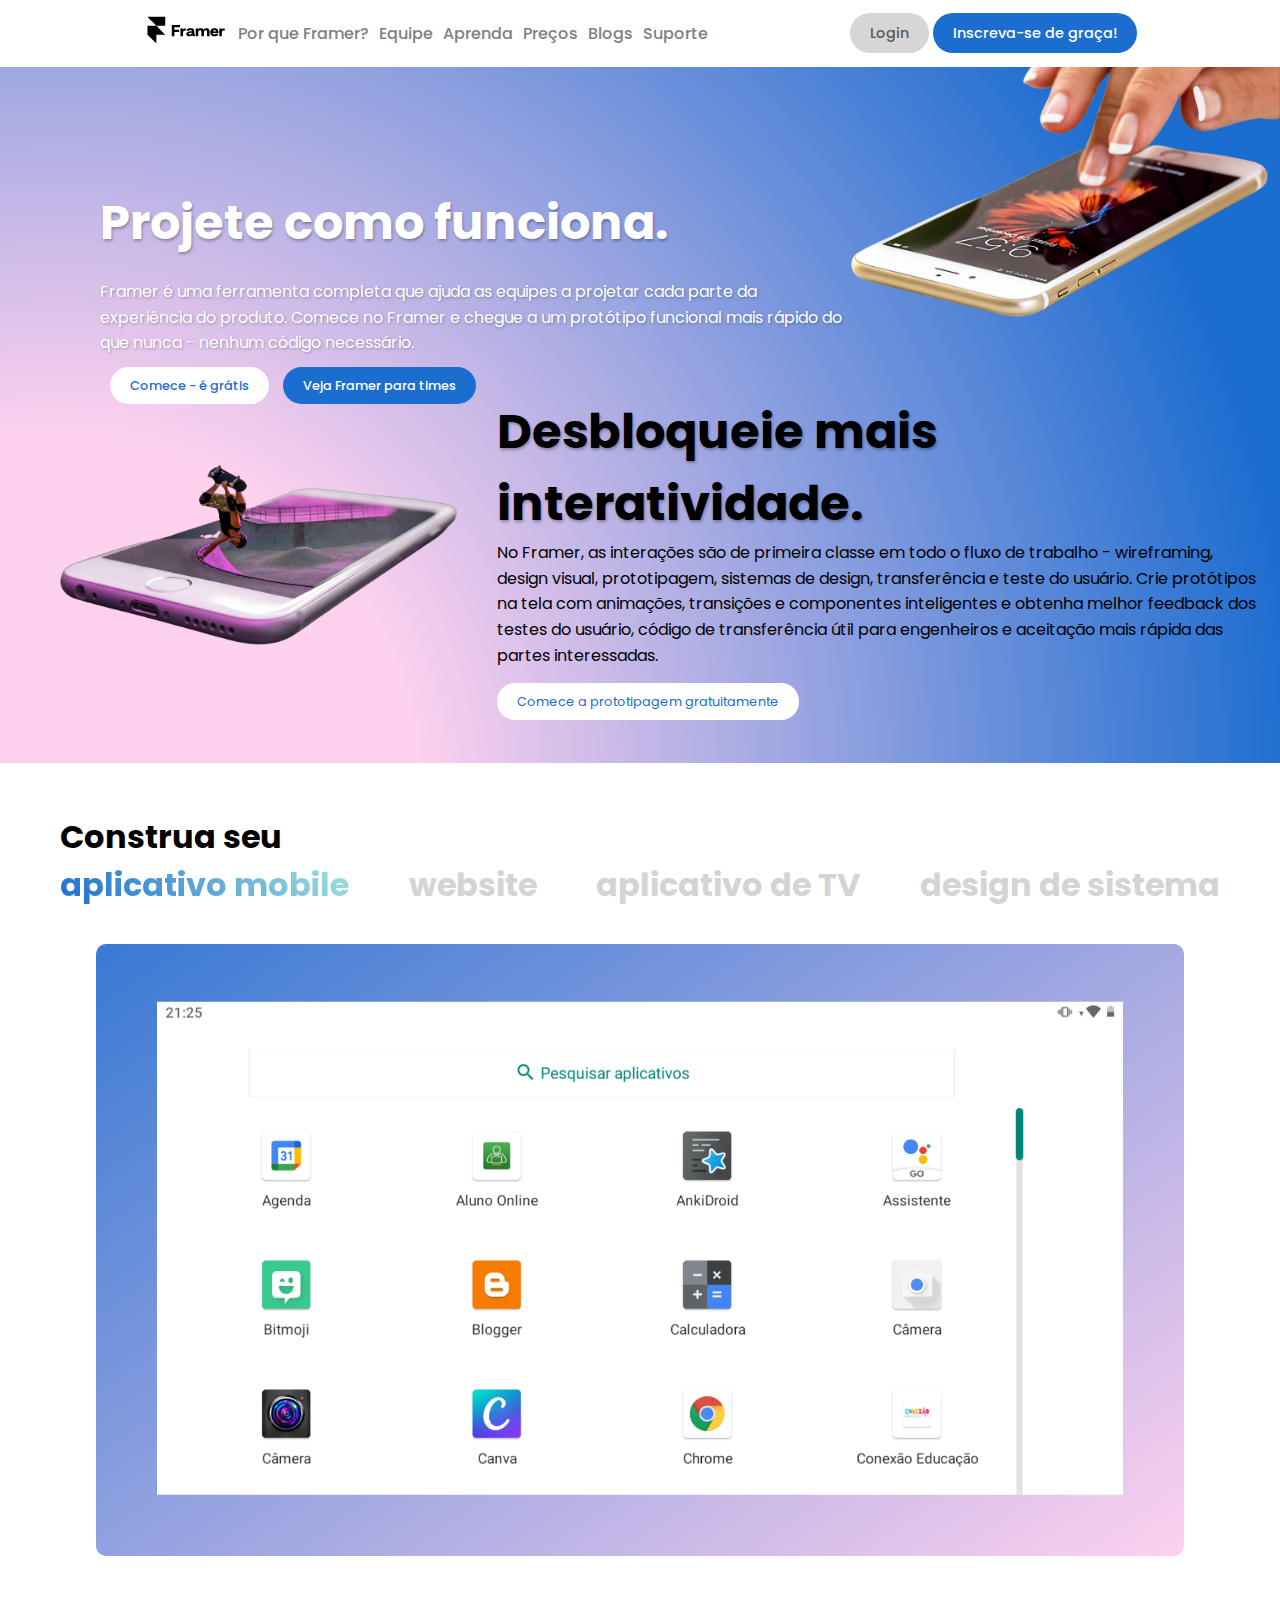
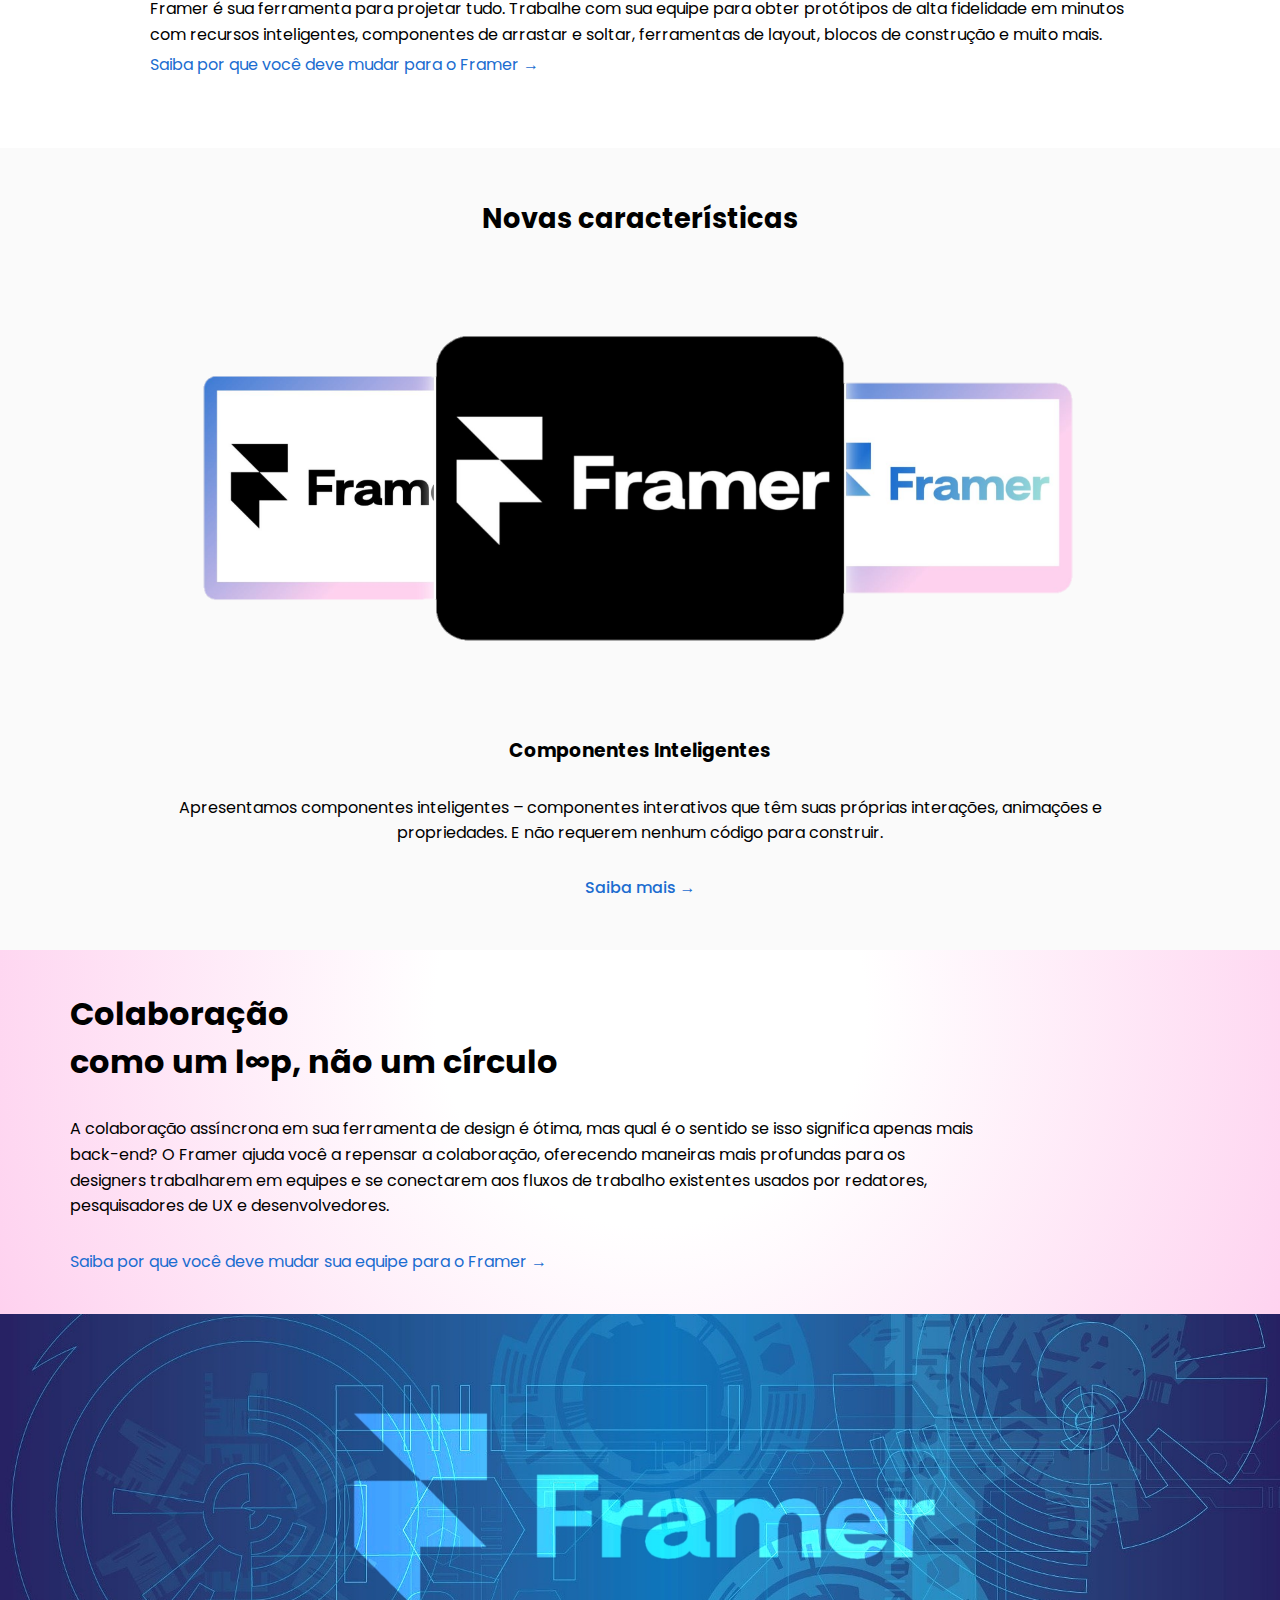
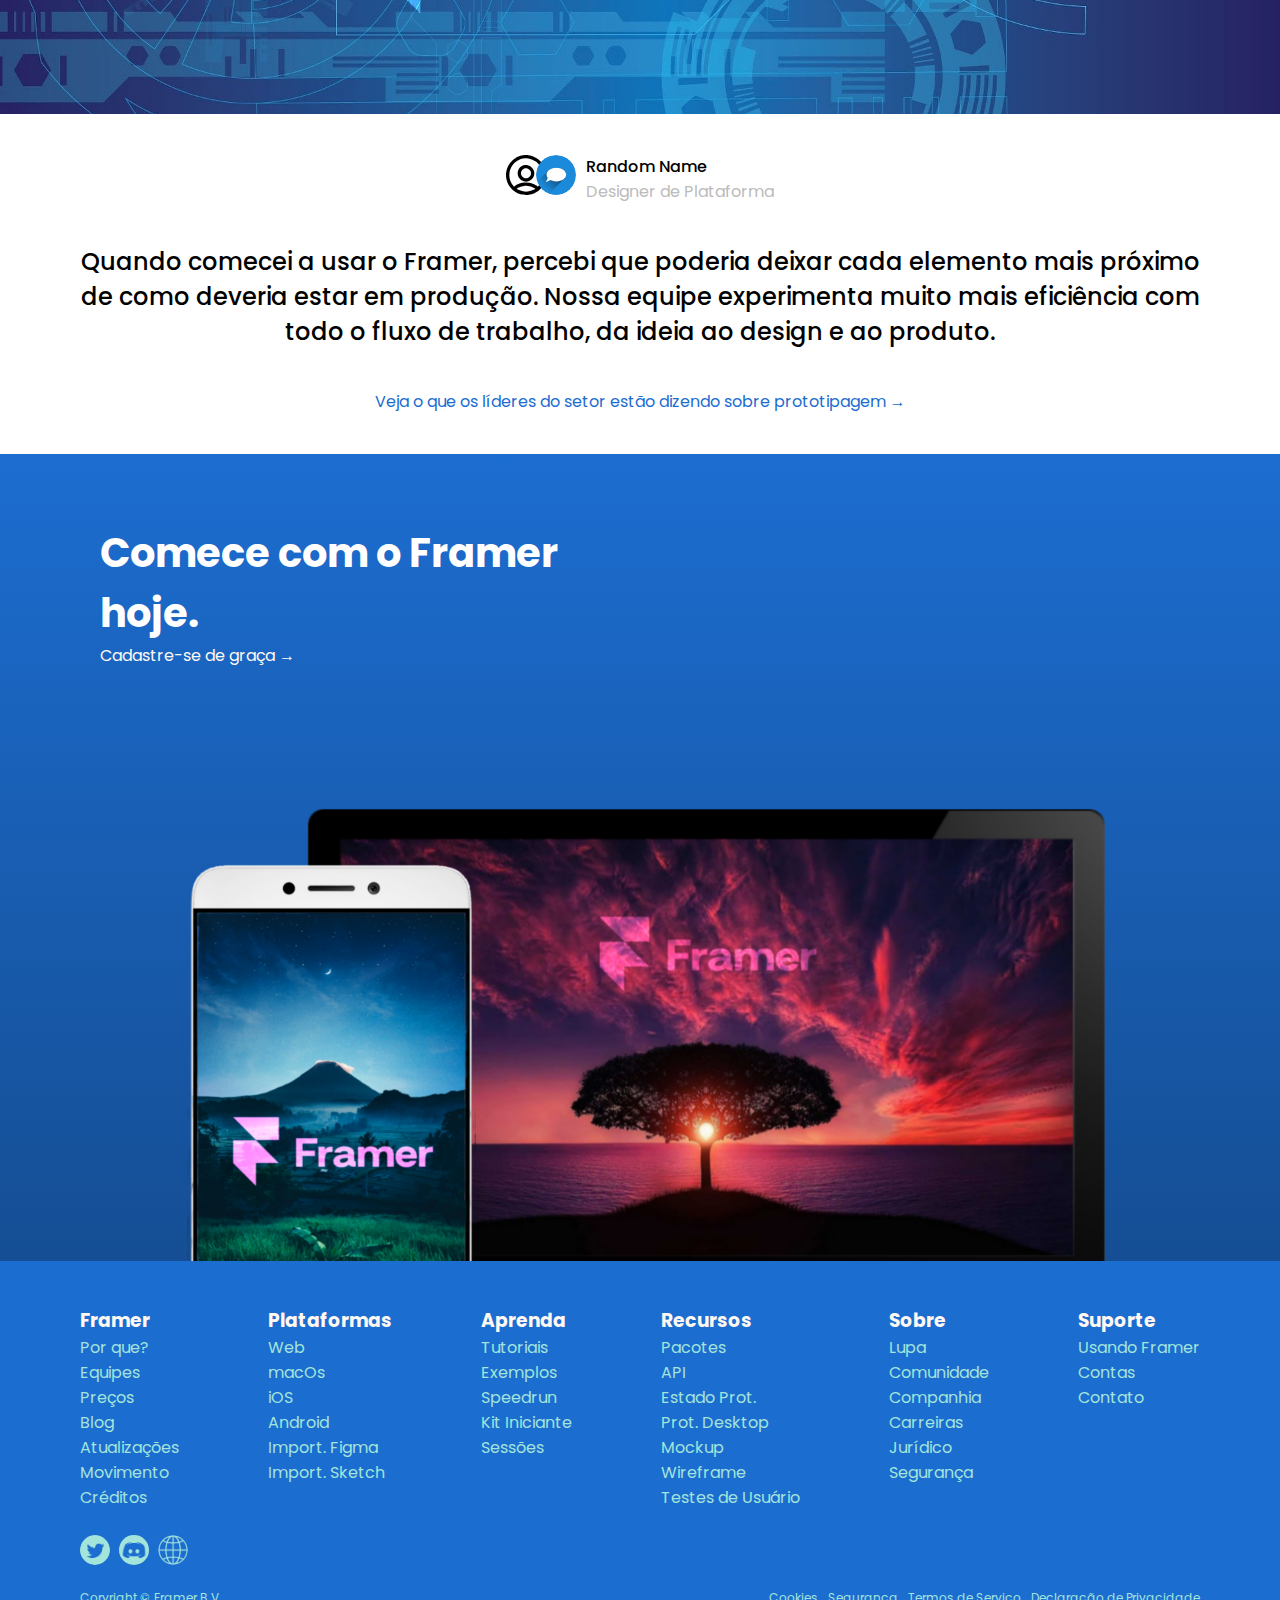
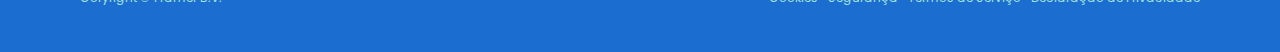
<file: index.html>
<!DOCTYPE html>
<html lang="pt-BR">
<head>
		<meta charset="UTF-8">
		<meta name="viewport" content="width=device-width, initial-scale=1.0">
		<link rel="stylesheet" href="estilos/estilo.css"></link>
		<title>DIY Framer — A Versão Português do Framer!</title>
</head>
<body>
		<header> 
			<nav>
					<ul>
							<li><a href="#"><img src="imagens/framer-logo.svg" alt="Logo Framer"></a></li>
							<li><a href="#" class="remove">Por que Framer?</a></li>
							<li><a href="#" class="mobile">Equipe</a></li>
							<li><a href="#" class="remove">Aprenda</a></li>
							<li><a href="#">Preços</a></li>
							<li><a href="#">Blogs</a></li>
							<li><a href="#">Suporte</a></li>
					</ul>
			</nav>
			<div class="botoes">
					<a href="#" class="botao-branco">Login</a>
					<a href="#" class="botao-azul mobile">Inscreva-se de graça!</a>
			</div>
		</header>
		<main>
				<section class="apresentacao">
						
						<article>
								<div class="parte1">
								<h1 id="hier1">Projete como funciona.</h1>
								<p>Framer é uma ferramenta completa que ajuda as equipes a projetar cada parte da experiência do produto. Comece no Framer e chegue a um protótipo funcional mais rápido do que nunca - nenhum código necessário.</p>
								<div class="botoes">
								<a href="#" class="botao-branco">Comece - é grátis</a>
								<a href="#" class="botao-azul remove">Veja Framer para times</a>
								</div>
								</div>
						
						<img src="imagens/app.png" alt="">
						</article>
						<div class="parte2">
								<img src="imagens/smartphone.png" alt="">
								<div class="texto">
										<h1>Desbloqueie mais interatividade.</h1>
										<p>No Framer, as interações são de primeira classe em todo o fluxo de trabalho - wireframing, design visual, prototipagem, sistemas de design, transferência e teste do usuário. Crie protótipos na tela com animações, transições e componentes inteligentes e obtenha melhor feedback dos testes do usuário, código de transferência útil para engenheiros e aceitação mais rápida das partes interessadas.</p>
										<a href="#" class="botao-branco">Comece a prototipagem gratuitamente</a>
								</div>
						</div>
				</section>
				<section class="print">
						<ul>
								<li><h1>Construa seu <br><span>aplicativo mobile</span></h1></li>
								<li><h1>website</h1></li>
								<li class="mobile"><h1>aplicativo de TV</h1></li>
								<li class="remove"><h1>design de sistema</h1></li>
						</ul>
						<picture>
								<source media="(max-width: 750px)" srcset="imagens/screenshot-m.png">
								<img src="imagens/screenshot.png" alt="Screenshot">
						</picture>
						<p>Framer é sua ferramenta para projetar tudo. Trabalhe com sua equipe para obter protótipos de alta fidelidade em minutos com recursos inteligentes, componentes de arrastar e soltar, ferramentas de layout, blocos de construção e muito mais.</p>
						<a href="#">Saiba por que você deve mudar para o Framer &rarr;</a>
				</section>
				<section class="novas-caracteristicas">
						<h2>Novas características</h2>
						<picture>
								<source media="(max-width: 750px)" srcset="imagens/caracteristicas-p.png">
										<source media="(max-width: 1050px)" srcset="imagens/caracteristicas-m.png">
												<img src="imagens/caracteristicas.png" alt="Foto Demonstrativa">
						</picture>
						<h3>Componentes Inteligentes</h3>
						<p>Apresentamos componentes inteligentes – componentes interativos que têm suas próprias interações, animações e propriedades. E não requerem nenhum código para construir.</p>
						<a href="#">Saiba mais &rarr;</a>
				</section>
				<section class="colaboracao">
						<h2>Colaboração <br>como um l∞p, não um círculo</h2>
						<p>A colaboração assíncrona em sua ferramenta de design é ótima, mas qual é o sentido se isso significa apenas mais back-end? O Framer ajuda você a repensar a colaboração, oferecendo maneiras mais profundas para os designers trabalharem em equipes e se conectarem aos fluxos de trabalho existentes usados por redatores, pesquisadores de UX e desenvolvedores.</p>
						<a href="#">Saiba por que você deve mudar sua equipe para o Framer &rarr;</a>
				</section>
				<section class="foto">
						
				</section>
				<section class="comentario">
						<div class="person">
								<div class="favicons">
										<img src="favicons/user.svg" alt="Foto do usuário">
										<img src="favicons/comment.svg" alt="Ícone de comentário">
								</div>
								<div class="name">
										<p>Random Name</p>
										<p>Designer de Plataforma</p>
								</div>
						</div>
						<p>Quando comecei a usar o Framer, percebi que poderia deixar cada elemento mais próximo de como deveria estar em produção. Nossa equipe experimenta muito mais eficiência com todo o fluxo de trabalho, da ideia ao design e ao produto.</p>
						<a href="#">Veja o que os líderes do setor estão dizendo sobre prototipagem &rarr;</a>
				</section>
				<section class="cadastre-se">
					<div class="letters">
						<h2>Comece com o Framer hoje.</h2>
						<a href="#">Cadastre-se de graça &rarr;</a>
					</div>
					<div class="photo">
						<img src="imagens/mobile.png" alt="">
					</div>
				</section>
				<footer>
					<div class="rodape">
						<div class="column">
							<h3>Framer</h3>
							<a href="#">Por que?</a>
							<a href="#">Equipes</a>
							<a href="#">Preços</a>
							<a href="#">Blog</a>
							<a href="#">Atualizações</a>
							<a href="#">Movimento</a>
							<a href="credits.html">Créditos</a>
						</div>
						<div class="column">
							<h3>Plataformas</h3>
							<a href="#">Web</a>
							<a href="#">macOs</a>
							<a href="#">iOS</a>
							<a href="#">Android</a>
							<a href="#">Import. Figma</a>
							<a href="#">Import. Sketch</a>
						</div>
						<div class="column">
							<h3>Aprenda</h3>
							<a href="#">Tutoriais</a>
							<a href="#">Exemplos</a>
							<a href="#">Speedrun</a>
							<a href="#">Kit Iniciante</a>
							<a href="#">Sessões</a>
						</div>
						<div class="column mobile">
							<h3>Recursos</h3>
							<a href="#">Pacotes</a>
							<a href="#">API</a>
							<a href="#">Estado Prot.</a>
							<a href="#">Prot. Desktop</a>
							<a href="#">Mockup</a>
							<a href="#">Wireframe</a>
							<a href="#">Testes de Usuário</a>
						</div>
						<div class="column remove">
							<h3>Sobre</h3>
							<a href="#">Lupa</a>
							<a href="#">Comunidade</a>
							<a href="#">Companhia</a>
							<a href="#">Carreiras</a>
							<a href="#">Jurídico</a>
							<a href="#">Segurança</a>
						</div>
						<div class="column mobile">
							<h3>Suporte</h3>
							<a href="#">Usando Framer</a>
							<a href="#">Contas</a>
							<a href="#">Contato</a>
						</div>
					</div>
					<div class="flaticons">
						<a href="#">
							<img src="favicons/twitter.png" alt="Logo Twitter">
						</a>
						<a href="#">
							<img src="favicons/discordia.png" alt="Logo Discord App">
						</a>
						<a href="#">
							<img src="favicons/internet.png" alt="SVG Internet">
						</a>
					</div>
					<div class="text">
						<p>Coryright © Framer B.V.</p>
						<ul>
							<li><a href="#">Cookies</a></li>
							<li class="remove"><a href="#">Segurança</a></li>
							<li><a href="#">Termos de Serviço</a></li>
							<li><a href="#">Declaração de Privacidade</a></li>
						</ul>
					</div>
				</footer>
		</main>
</body>
</html>
</file>
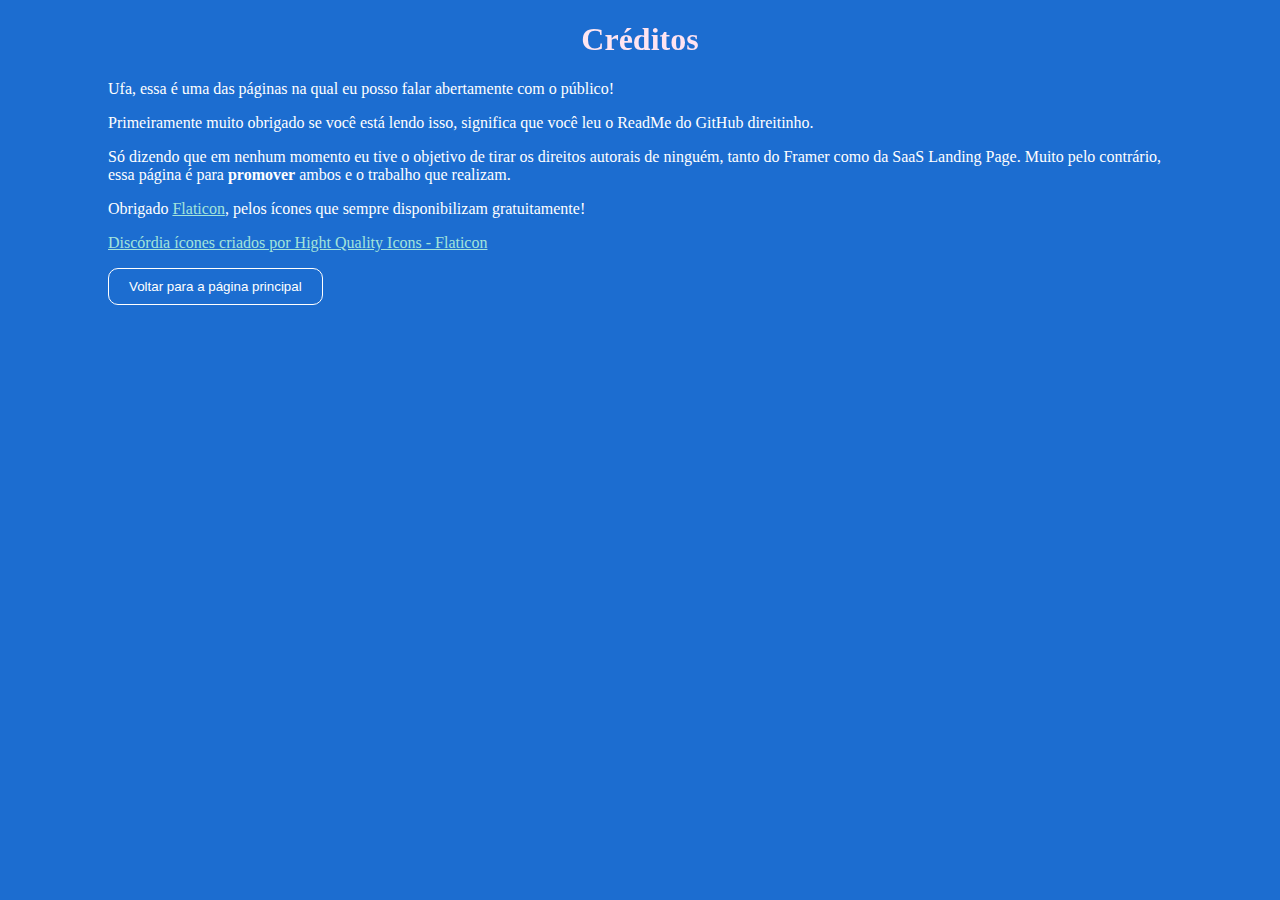
<file: credits.html>
<!DOCTYPE html>
<html lang="pt-BR">
<head>
	<meta charset="UTF-8">
	<meta name="viewport" content="width=device-width, initial-scale=1.0">
	<title>DIY Framer — Créditos</title>
	<link rel="stylesheet" href="estilos/style.css"></link>
</head>
<body>
	<h1>Créditos</h1>
	<p>Ufa, essa é uma das páginas na qual eu posso falar abertamente com o público!</p>
	<p>Primeiramente muito obrigado se você está lendo isso, significa que você leu o ReadMe do GitHub direitinho.</p>
	<p>Só dizendo que em nenhum momento eu tive o objetivo de tirar os direitos autorais de ninguém, tanto do Framer como da SaaS Landing Page. Muito pelo contrário, essa página é para <strong>promover</strong> ambos e o trabalho que realizam.</p>
	<p>Obrigado <a href="https://www.flaticon.com/br/">Flaticon</a>, pelos ícones que sempre disponibilizam gratuitamente!</p>
	<p><a href="https://www.flaticon.com/br/icones-gratis/discordia" title="discórdia ícones">Discórdia ícones criados por Hight Quality Icons - Flaticon</a></p>
	<a href="index.html">
		<button>Voltar para a página principal</button>
	</a>
</body>
</html>
</file>
<file: estilos/estilo.css>
@charset 'UTF-8';

@import url('https://fonts.googleapis.com/css2?family=Poppins:ital,wght@0,100;0,200;0,300;0,400;0,500;0,600;0,700;0,800;0,900;1,100;1,200;1,300;1,400;1,500;1,600;1,700;1,800;1,900&display=swap'); 

@font-face  {
		font-family: 'Britanica Heavy';
		src: url('../fontes/britanica-heavy.ttf');
		font-size: normal;
		font-weight: normal;
		format: truetype;
}

:root {
		--cor1: #FFF8F3; /* Quase branco */
		--cor2: #A3E4DB; /* Ciano */
		--cor3: #1C6DD0; /* Azul */
		--cor4: #FED1EF; /* Rosa */
		
		--fonte-titulos: 'Britanica Heavy', sans-serif;
		--fonte-textos: 'Poppins', serif;
}

* {
		box-sizing: border-box;
		margin: 0;
		padding: 0;
		animation-duration: 1.7s;
		animation-iteration-count: 1;
		animation-name: fadein;
}

a:hover {
	transition-duration: .7s;
}

@keyframes fadein {
		from {
				margin-top: 40px;
				opacity: 0%;
		} to {
				margin-top: 0px;
				opacity: 100%;
		}
}

header {
		display: flex;
		justify-content: space-evenly;
		padding: 15px 0px;
		align-items: center;
}

nav > ul {
		list-style-type: none;
		display: flex;
		gap: 0px 10px;
		align-items: center;
}

nav > ul li > a {
		text-decoration: none;
		color: gray;
		font-family: var(--fonte-textos);
		font-weight: 500;
}

nav > ul li > a:hover {
		color: black;
		transition-duration: 1s;
}

nav > ul li > a > img {
		height: 30px;
}

.botoes > a {
		padding: 10px 20px;
		font-family: var(--fonte-textos);
		border-radius: 25px;
		font-weight: 500;
		text-decoration: none;
		font-size: 0.9em;
}

a.botao-branco {
		color: #595959;
		background-color: #d6d6d6;
}

a.botao-branco:hover {
		background-color: var(--cor3);
		color: white;
}

.botoes > a.botao-azul {
		background-color: var(--cor3);
		color: white;
}

.botoes > a.botao-azul:hover {
		background-color: #d6d6d6;
		color: #595959;
}

section.apresentacao {
		background-image: radial-gradient(circle at 4.55% 104.17%, var(--cor4) 0, var(--cor4) 12.5%, var(--cor4) 25%, var(--cor3) 87.5%, var(--cor3) 100%);
		display: flex;
		justify-content: space-between;
		flex-direction: column;
		color: white;
}

section.apresentacao article {
		display: flex;
}

section.apresentacao article div.parte1 {
		margin: 120px 0px 0px 100px;
}

section.apresentacao article h1 {
		font-family: var(--fonte-textos); 
		font-size: 3em;
		text-shadow: 1px 2px 3px rgba(0, 0, 0, 0.3);
}

section.apresentacao article p {
		padding: 20px 0px;
		text-shadow: 1px 1px 3px rgba(0, 0, 0, 0.3);
}

section.apresentacao article p, section.apresentacao article a {
		font-family: var(--fonte-textos);
		line-height: 1.6;
}

section.apresentacao article a {
		font-size: 0.8em;
		margin-left: 10px;
}

section.apresentacao article a.botao-branco {
		background-color: white;
		color: var(--cor3);
}

section.apresentacao article a.botao-branco:hover {
	background-color: var(--cor3);
	color: white;
}

section.apresentacao article a.botao-azul:hover {
		background-color: white;
}

section.apresentacao article img {
		height: 250px;
}

div.parte2 {
		display: flex;
		justify-content: space-between;
		align-items: center;
		font-family: var(--fonte-textos);
		color: black;
		padding: 0px 20px 50px 0;
}

div.parte2 h1 {
		font-size: 3em;
		text-shadow: 1px 2px 3px rgba(0, 0, 0, 0.3);
}

div.parte2 p {
		line-height: 1.6;
		padding-bottom: 20px;
}

div.parte2 img {
		height: 180px;
		margin: 0px 40px 0px 60px;
}

div.parte2 a {
		background-color: white;
		color: var(--cor3);
		padding: 10px 20px;
		border-radius: 18px;
		font-size: 0.8em;
		text-decoration: none; 
}

section.print {
		padding-bottom: 70px;
}

section.print > ul {
		display: flex;
		justify-content: space-evenly;
		list-style-type: none;
		align-items: flex-end;
		padding-top: 50px;
}

section.print > ul > li:first-child > h1 {
		color: black;
}

li span {
		background-image: linear-gradient(45deg, var(--cor3), var(--cor2));
		background-clip: text;
		-webkit-background-clip: text;
		-webkit-text-fill-color: transparent;
}

li > h1 {
		color: #d4d4d4;
		font-family: var(--fonte-textos);
}

.print picture img {
		width: 85%;
		display: block;
		margin: 35px auto;
		border-radius: 10px;
}

section.print p, section.print a {
		font-family: var(--fonte-textos);
		padding: 5px 150px;
		font-weight: 400;
		line-height: 1.6;
}

.print a {
		color: var(--cor3);
		text-decoration: none;
}

.print a:hover {
		color: var(--cor2);
}

.novas-caracteristicas {
		font-family: var(--fonte-textos);
		text-align: center;
		font-weight: 500;
		background-color: #fafafa;
		padding: 50px 0px;
}

.novas-caracteristicas h2 {
		font-size: 1.7em;
}

.novas-caracteristicas img {
		width: 75%;
		display: block;
		margin: auto;
}

.novas-caracteristicas p {
		margin: 30px 150px;
		font-weight: normal;
}

.novas-caracteristicas a {
		color: var(--cor3);
		text-decoration: none;
}

.novas-caracteristicas a:hover {
		color: var(--cor2);
}

.colaboracao {
		background-image: radial-gradient(circle at 50.8% 16.74%, white 30%, var(--cor4) 100%, var(--cor2) 100%);
		font-family: var(--fonte-textos);
		padding: 40px 300px 40px 70px;
}

.colaboracao h2 {
		font-size: 2em;
}

.colaboracao p {
		margin: 30px 0px;
		line-height: 1.6;
}

.colaboracao a {
		color: var(--cor3);
		text-decoration: none;
}

.colaboracao a:hover {
		text-decoration: underline;
}

section.foto {
		background: var(--cor2) url("../imagens/overlay.jpg") center center no-repeat scroll;
		background-size: cover;
		height: 400px;
}

.comentario {
		text-align: center; 
		margin: auto;
		display: flex;
		flex-direction: column;
		justify-content: center;
		font-family: var(--fonte-textos);
		padding: 40px 80px;
}

.comentario > div.person {
		display: flex;
		align-items: center; 
		justify-content: center;
}

div.favicons img {
		width: 40px;
}

div.favicons img:last-child {
	margin: 0px 10px 0px -14px;
}

div.name {
		text-align: left;
}

div.name > p:first-child {
		font-weight: 500;
}

div.name > p:last-child {
		color: #bbb;
}

.comentario > p {
	font-weight: 500;
	font-size: 1.5em;
	padding: 40px 0;
}

.comentario > a {
	color: var(--cor3);
		text-decoration: none;
}

.comentario > a:hover {
	color: var(--cor2);
}

.cadastre-se {
	background-image: linear-gradient(to bottom, var(--cor3), #154e94);
	color: white;
	font-family: var(--fonte-textos);
}

.cadastre-se div.letters {
	width: 50%;
	padding: 69px 0px 0px 100px;
}

.cadastre-se div.letters h2 {
	font-size: 2.5em;
}

.cadastre-se div.letters a {
	color: var(--cor1);
	text-decoration: none;
}

.cadastre-se div.letters a:hover {
	color: var(--cor2);
}

.cadastre-se div.photo {
	display: flex;
	align-items: flex-end;
	height: 75%;
}

.cadastre-se div.photo > img {
	width: 75%;
	margin: auto;
}

footer {
	padding: 45px 80px;
	background-color: var(--cor3);
}

div.rodape {
	display: flex;
	justify-content: space-between;
	flex-grow: 1;
	font-family: var(--fonte-textos);
	color: var(--cor1);
	gap: 7px;
}

div.column a {
	display: block;
	color: var(--cor2);
	text-decoration: none;
}

div.column a:hover {
	color: var(--cor4);
}

footer div.flaticons {
	margin-top: 25px;
}

footer div.flaticons > a {
	text-decoration: none;
}

footer div.flaticons > a > img {
	border-radius: 50%;
	height: 30px;
	margin-right: 5px;
}

footer div.text {
	display: flex;
	justify-content: space-between;
	color: var(--cor2);
	font-family: var(--fonte-textos);
	font-size: 12px;
	margin-top: 20px;
}

footer div.text ul {
	display: flex;
	list-style-type: none;
	gap: 10px;
}

footer div.text ul > li > a {
	color: var(--cor2);
	text-decoration: none;
	
}

/* MEDIA QUERY */

@media(max-width:640px){
		.remove {
				display: none;
		}
		
		header {
				font-size: 12px;
		}
		
		section.apresentacao article div.parte1 {
				margin: 30px 0px 0px 40px;
		}
		
		section.apresentacao article h1 {
				font-size: 2em;
		}
		
		section.apresentacao article img {
				height: 150px;
		}
		
		div.parte2 h1 {
				font-size: 2em;
		}
		
		div.parte2 img {
				height: 100px;
				margin: 0px 20px 0px 30px;
		}
		
		section.print p, section.print a {
				padding: 5px 100px;
		}
		
		.novas-caracteristicas p {
				margin: 30px 60px;
		}
		
		.colaboracao {
				padding: 40px 100px 40px 50px;
		}
		
		.colaboracao h2 {
				font-size: 1.7em;
		}
		
		.comentario {
			padding: 40px 50px;
		}
		
		.cadastre-se div.letters {
			width: 65%;
			padding: 69px 0px 0px 75px;
	}
		
		.cadastre-se div letters a {
			font-size: 2em;
		}
		
		footer {
			padding: 45px 50px;
		}
}

@media(max-width:560px){
			nav > ul li > a > img {
						height: 20px;
			}
			
			.mobile {
						display: none;
			}
			
			section.apresentacao article img {
					height: 85px;
			}
			
			section.apresentacao {
						flex-direction: column;
			}
			
			div.parte2 {
						flex-direction: column;
			}
			
			div.parte2 img {
					height: 80px;
					margin: 25px auto;
					}

			div.texto {
						margin-left: 25px;
			}
			
			section.print p, section.print a {
						padding: 5px 25px;
			}
			
			section.print a {
						font-size: 12px;
			}
			
			.colaboracao {
						padding: 20px 50px 20px 30px;
			}
			
			.comentario {
						padding: 20px 40px;
			}
			
			.cadastre-se div.letters {
						padding: 69px 0px 0px 40px;
						width: 85%;
			}
			
			footer {
						padding: 25px 20px;
			}
			
			div.column > h3 {
						font-size: 1.2em;
			}
			
			div.column > a {
						font-size: .9em;
			}
}
</file>
<file: estilos/style.css>
body {
	background-color: #1C6DD0;
	color: white;
	padding: 0px 100px;
}

h1 {
	text-align: center;
	font-size: 2em;
	background-image: linear-gradient(45deg, #FFF8F3, #FED1EF);
		background-clip: text;
		-webkit-background-clip: text;
		-webkit-text-fill-color: transparent;
}

a {
	color: #A3E4DB;
}

button {
	border: solid 1px white;
	border-radius: 10px;
	color: white;
	background-color: transparent;
	padding: 10px 20px;
}

button:hover {
	background-color: white;
	color: #1C6DD0;
	transition-duration: .7s;
}

/* #FFF8F3; /* Quase branco */
/*		--cor2: #A3E4DB; /* Ciano */
/*		--cor3: #1C6DD0; /* Azul */
/*		--cor4: #FED1EF; /* Rosa */ 

@media(max-width:640px){
	body {
		padding: 0px 80px;
	}
}
</file>
